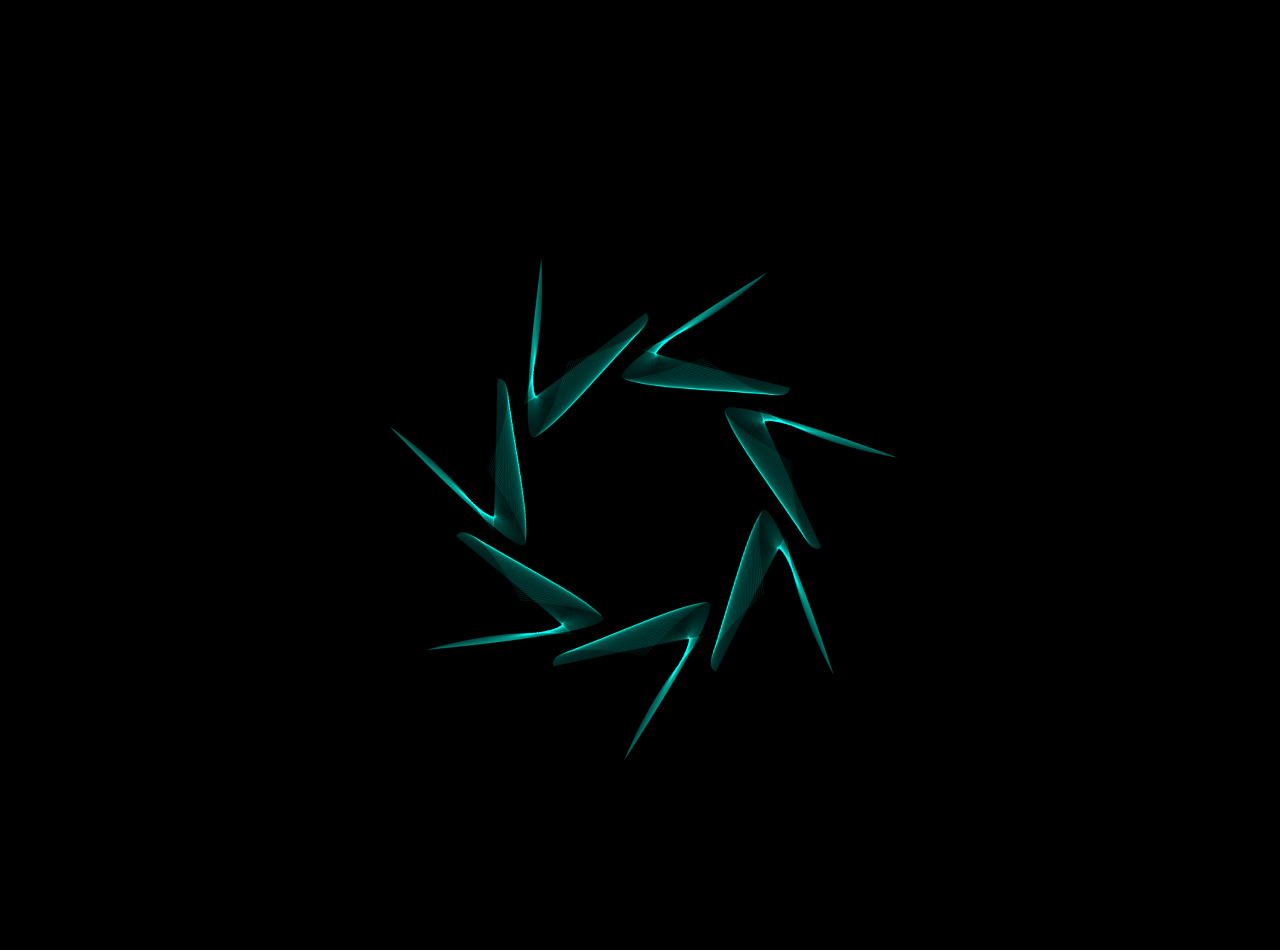
<file: flower-animations.html>
<!DOCTYPE html>
<html lang="en">

  <head>
    <meta charset="UTF-8">
    <title>Flower Animation</title>
    <link rel="stylesheet" href="./style4.css">

  </head>
    
  <body>
  <canvas id="c"></canvas>
<!--resume animation on click-->
    <script src='https://codepen.io/enxaneta/pen/VLqXYo.js'></script><script  src="./script4.js"></script>

  </body>
  
</html>
</file>
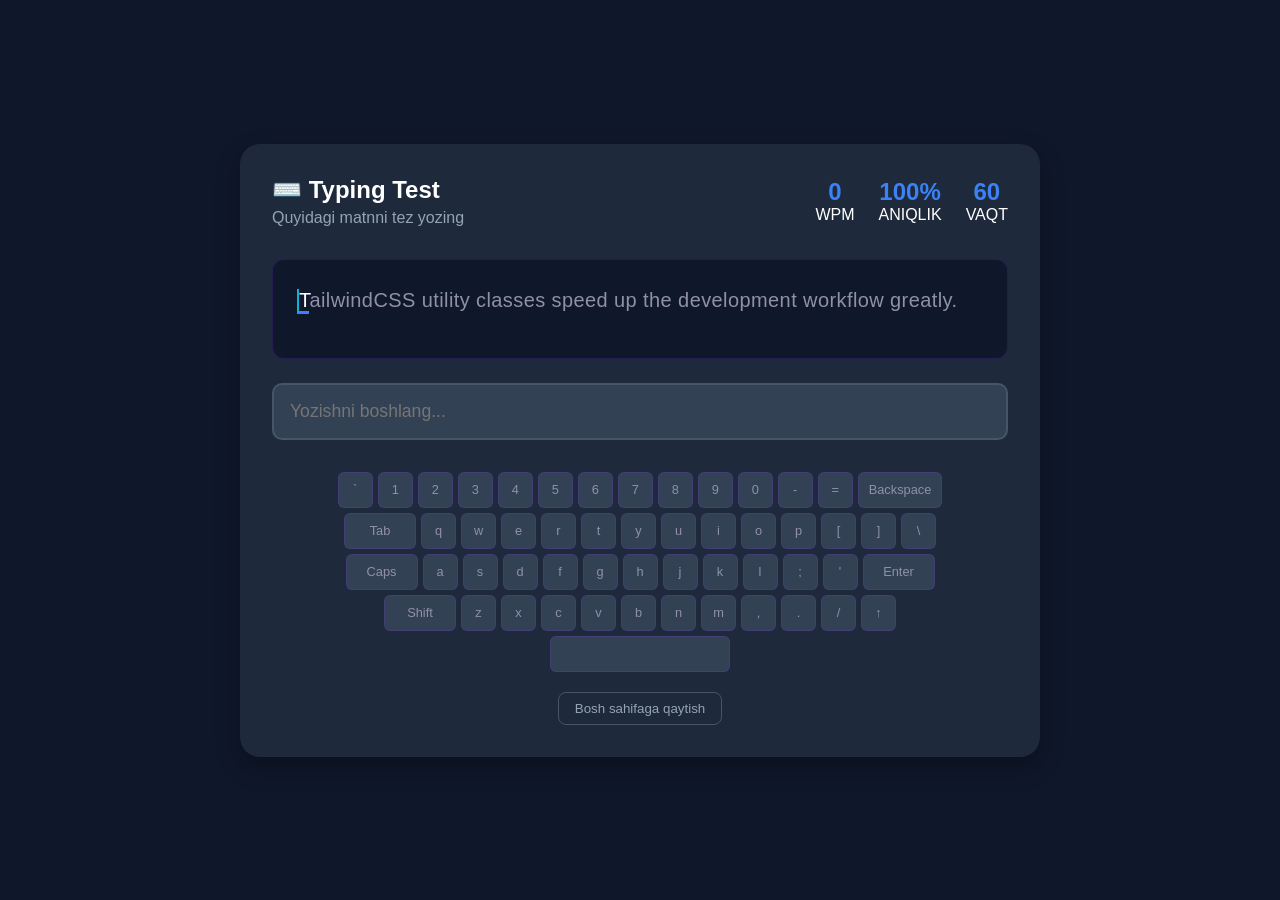
<file: typing.html>
<!DOCTYPE html>
<html lang="uz">
<head>
    <meta charset="UTF-8">
    <title>Typing Test Game</title>
    <link rel="stylesheet" href="style.css">
    <style>
        body { background: #0f172a; color: white; display: flex; align-items: center; justify-content: center; min-height: 100vh; margin: 0; font-family: 'DM Sans', sans-serif; }
        .container { max-width: 800px; width: 90%; background: #1e293b; padding: 2rem; border-radius: 20px; box-shadow: 0 10px 25px rgba(0,0,0,0.3); }
        .game-header { display: flex; justify-content: space-between; align-items: center; margin-bottom: 2rem; }
        .game-stats { display: flex; gap: 1.5rem; }
        .game-stat { text-align: center; }
        .game-stat-val { font-size: 1.5rem; font-weight: bold; color: #3b82f6; }
        .game-text-area { background: #0f172a; padding: 1.5rem; border-radius: 12px; font-size: 1.25rem; line-height: 1.6; margin-bottom: 1.5rem; min-height: 100px; position: relative; }
        .game-input { width: 100%; padding: 1rem; background: #334155; border: 2px solid #475569; border-radius: 10px; color: white; font-size: 1.1rem; outline: none; }
        .game-input:focus { border-color: #3b82f6; }
        .correct { color: #22c55e; }
        .wrong { color: #ef4444; text-decoration: underline; }
        .current { border-bottom: 3px solid #3b82f6; }
        .pending { color: #64748b; }
        .keyboard { margin-top: 2rem; display: flex; flex-direction: column; gap: 5px; }
        .kb-row { display: flex; justify-content: center; gap: 5px; }
        .kb-key { background: #334155; padding: 10px; min-width: 35px; border-radius: 6px; text-align: center; font-size: 0.8rem; transition: 0.1s; }
        .kb-key.active { background: #3b82f6; transform: translateY(2px); }
        .wider { min-width: 60px; }
        .widest { flex-grow: 1; max-width: 300px; }
    </style>
</head>
<body>
    <div class="container">
        <div class="game-header">
            <div>
                <h2 style="margin:0">⌨️ Typing Test</h2>
                <p style="color:#94a3b8; margin:5px 0 0">Quyidagi matnni tez yozing</p>
            </div>
            <div class="game-stats">
                <div class="game-stat"><div class="game-stat-val" id="wpmVal">0</div><div>WPM</div></div>
                <div class="game-stat"><div class="game-stat-val" id="accVal">100%</div><div>ANIQLIK</div></div>
                <div class="game-stat"><div class="game-stat-val" id="timeVal">60</div><div>VAQT</div></div>
            </div>
        </div>
        <div class="game-text-area" id="gameText"></div>
        <input class="game-input" id="gameInput" placeholder="Yozishni boshlang..." autocomplete="off">
        <div class="keyboard" id="keyboard"></div>
        <div style="margin-top: 20px; text-align: center;">
            <button onclick="location.href='index.html'" style="background:transparent; color:#94a3b8; border:1px solid #475569; padding:8px 16px; border-radius:8px; cursor:pointer">Bosh sahifaga qaytish</button>
        </div>
    </div>

    <script>
        const sentences = [
            "Frontend development is the art of creating beautiful user interfaces.",
            "JavaScript is the language of the web and powers modern applications.",
            "CSS makes websites look stunning and responsive on all devices.",
            "TailwindCSS utility classes speed up the development workflow greatly.",
            "Clean code is the foundation of every successful software project.",
            "Practice every day to improve your typing speed and accuracy."
        ];

        let gameState = { active: false, timer: null, timeLeft: 60, charIndex: 0, errors: 0, totalTyped: 0, startTime: null };
        let currentSentence = '';

        const rows = [
            ['`', '1', '2', '3', '4', '5', '6', '7', '8', '9', '0', '-', '=', 'Backspace'],
            ['Tab', 'q', 'w', 'e', 'r', 't', 'y', 'u', 'i', 'o', 'p', '[', ']', '\\'],
            ['Caps', 'a', 's', 'd', 'f', 'g', 'h', 'j', 'k', 'l', ';', "'", 'Enter'],
            ['Shift', 'z', 'x', 'c', 'v', 'b', 'n', 'm', ',', '.', '/', '↑'],
            ['Space']
        ];

        function initKeyboard() {
            const kbEl = document.getElementById('keyboard');
            rows.forEach(row => {
                const div = document.createElement('div'); div.className = 'kb-row';
                row.forEach(key => {
                    const span = document.createElement('span');
                    span.className = 'kb-key' + (['Backspace', 'Tab', 'Caps', 'Enter', 'Shift', 'Space'].includes(key) ? ' wider' : '');
                    if(key === 'Space') span.className += ' widest';
                    span.textContent = key === 'Space' ? ' ' : key;
                    span.dataset.key = key.toLowerCase();
                    div.appendChild(span);
                });
                kbEl.appendChild(div);
            });
        }

        function renderText() {
            const el = document.getElementById('gameText');
            el.innerHTML = '';
            currentSentence.split('').forEach((char, i) => {
                const s = document.createElement('span');
                s.textContent = char;
                if (i < gameState.charIndex) s.className = 'correct';
                else if (i === gameState.charIndex) s.className = 'current';
                else s.className = 'pending';
                el.appendChild(s);
            });
        }

        function initGame() {
            currentSentence = sentences[Math.floor(Math.random() * sentences.length)];
            gameState = { active: false, timer: null, timeLeft: 60, charIndex: 0, errors: 0, totalTyped: 0, startTime: null };
            document.getElementById('gameInput').value = '';
            document.getElementById('wpmVal').textContent = '0';
            document.getElementById('accVal').textContent = '100%';
            document.getElementById('timeVal').textContent = '60';
            renderText();
        }

        function startTimer() {
            gameState.startTime = Date.now();
            gameState.active = true;
            gameState.timer = setInterval(() => {
                gameState.timeLeft--;
                document.getElementById('timeVal').textContent = gameState.timeLeft;
                const elapsed = (Date.now() - gameState.startTime) / 60000;
                const wpm = Math.round((gameState.totalTyped / 5) / elapsed) || 0;
                document.getElementById('wpmVal').textContent = wpm;
                if (gameState.timeLeft <= 0) endGame();
            }, 1000);
        }

        function endGame() {
            clearInterval(gameState.timer);
            gameState.active = false;
            document.getElementById('gameInput').disabled = true;
            alert(`O'yin tugadi! \nWPM: ${document.getElementById('wpmVal').textContent}\nAniqlik: ${document.getElementById('accVal').textContent}`);
            location.reload();
        }

        document.getElementById('gameInput').addEventListener('input', function(e) {
            if (!gameState.active && gameState.timeLeft > 0) startTimer();
            
            const val = this.value;
            const expected = currentSentence[gameState.charIndex];
            const inputChar = val[val.length - 1];

            if (inputChar === expected) {
                gameState.charIndex++;
                gameState.totalTyped++;
            } else {
                gameState.errors++;
                gameState.totalTyped++;
            }

            const acc = Math.round(((gameState.totalTyped - gameState.errors) / gameState.totalTyped) * 100);
            document.getElementById('accVal').textContent = acc + '%';

            if (gameState.charIndex >= currentSentence.length) {
                currentSentence = sentences[Math.floor(Math.random() * sentences.length)];
                gameState.charIndex = 0;
                this.value = '';
            }
            renderText();
        });

        // Visual Keyboard feedback
        document.addEventListener('keydown', e => {
            const key = e.key.toLowerCase();
            document.querySelectorAll('.kb-key').forEach(el => {
                if (el.dataset.key === key || (e.code === 'Space' && el.dataset.key === 'space')) {
                    el.classList.add('active');
                }
            });
        });

        document.addEventListener('keyup', e => {
            const key = e.key.toLowerCase();
            document.querySelectorAll('.kb-key').forEach(el => {
                if (el.dataset.key === key || (e.code === 'Space' && el.dataset.key === 'space')) {
                    el.classList.remove('active');
                }
            });
        });

        initKeyboard();
        initGame();
    </script>
</body>
</html>
</file>
<file: style4.css>
* {
  margin: 0;
  padding: 0;
  overflow: hidden;
  background-color: black;
}

body{
  padding-top: 50px;
  display: flex;
  justify-content: center;
  align-items: center;
  height: vh;
}
</file>
<file: style.css>
* {
    margin: 0;
    padding: 0;
    box-sizing: border-box
}

:root {
    --primary: #7C3AED;
    --secondary: #06B6D4;
    --accent: #F59E0B;
    --bg: #0A0A0F;
    --bg2: #111118;
    --bg3: #1A1A24;
    --text: #F8F8FF;
    --muted: #9090A8;
    --border: rgba(124, 58, 237, 0.2);
    --grad: linear-gradient(135deg, #7C3AED, #06B6D4);
    --grad2: linear-gradient(135deg, #F59E0B, #EF4444);
}

/* THEMES */
[data-theme="light"] {
    --bg: #F8F9FA;
    --bg2: #FFFFFF;
    --bg3: #F1F3F5;
    --text: #212529;
    --muted: #495057;
    --border: rgba(124, 58, 237, 0.1);
    --primary: #6D28D9;
    --secondary: #0891B2;
    --grad: linear-gradient(135deg, #6D28D9, #0891B2);
}

[data-theme="neon"] {
    --bg: #03001C;
    --bg2: #0B0742;
    --bg3: #120078;
    --text: #00F5FF;
    --primary: #FF00E4;
    --secondary: #00F5FF;
    --muted: #9D00FF;
    --border: rgba(255, 0, 228, 0.3);
    --grad: linear-gradient(135deg, #FF00E4, #00F5FF);
}

[data-theme="neon"] body::after {
    content: '';
    position: fixed;
    inset: 0;
    background: radial-gradient(circle at 50% 50%, rgba(255, 0, 228, 0.05), transparent);
    pointer-events: none;
    z-index: 999;
}

/* Lenis Smooth Scroll support */
html.lenis {
  height: auto;
}

.lenis.lenis-smooth {
  scroll-behavior: auto !important;
}

.lenis.lenis-smooth [data-lenis-prevent] {
  overscroll-behavior: contain;
}

.lenis.lenis-stopped {
  overflow: hidden;
}

/* --- */

body {
    font-family: 'DM Sans', sans-serif;
    background: var(--bg);
    color: var(--text);
    overflow-x: hidden
}

/* Scrollbar */
::-webkit-scrollbar {
    width: 4px
}

::-webkit-scrollbar-track {
    background: var(--bg)
}

::-webkit-scrollbar-thumb {
    background: var(--primary);
    border-radius: 2px
}

/* NAVBAR */
nav {
    position: fixed;
    top: 0;
    left: 0;
    right: 0;
    z-index: 1000;
    padding: 1rem 2rem;
    display: flex;
    flex-direction: row;
    justify-content: space-between;
    align-items: center;
    background: rgba(10, 10, 15, 0.85);
    backdrop-filter: blur(20px);
    border-bottom: 1px solid var(--border)
}

.logo {
    font-family: 'Syne', sans-serif;
    font-size: 1.4rem;
    font-weight: 800;
    background: var(--grad);
    -webkit-background-clip: text;
    -webkit-text-fill-color: transparent
}

.nav-links {
    display: flex;
    gap: 2rem;
    list-style: none;
}

.nav-links a {
    color: var(--muted);
    text-decoration: none;
    font-size: 0.9rem;
    font-weight: 500;
    letter-spacing: 0.05em;
    transition: color 0.3s
}

.nav-links a:hover {
    color: var(--text)
}

.nav-toggle {
    display: none;
    flex-direction: column;
    gap: 5px;
    cursor: pointer;
    border: none;
    background: none;
    padding: 4px
}

.nav-toggle span {
    width: 24px;
    height: 2px;
    background: var(--text);
    border-radius: 2px;
    transition: all 0.3s
}

/* HERO */
#home {
    min-height: 100vh;
    display: flex;
    align-items: center;
    justify-content: center;
    text-align: center;
    padding: 6rem 2rem 2rem;
    position: relative;
    overflow: hidden
}

.hero-bg {
    position: absolute;
    inset: 0;
    pointer-events: none
}

.orb {
    position: absolute;
    border-radius: 50%;
    filter: blur(80px);
    opacity: 0.25;
    animation: float 8s ease-in-out infinite
}

.orb1 {
    width: 500px;
    height: 500px;
    background: #7C3AED;
    top: -100px;
    left: -100px
}

.orb2 {
    width: 400px;
    height: 400px;
    background: #06B6D4;
    bottom: -100px;
    right: -100px;
    animation-delay: -4s
}

.orb3 {
    width: 300px;
    height: 300px;
    background: #F59E0B;
    top: 50%;
    left: 50%;
    transform: translate(-50%, -50%);
    animation-delay: -2s
}

@keyframes float {

    0%,
    100% {
        transform: translateY(0) scale(1)
    }

    50% {
        transform: translateY(-30px) scale(1.05)
    }
}

.hero-content {
    position: relative;
    z-index: 1;
    max-width: 800px
}

.hero-badge {
    display: inline-flex;
    align-items: center;
    gap: 8px;
    background: rgba(124, 58, 237, 0.15);
    border: 1px solid rgba(124, 58, 237, 0.3);
    padding: 6px 16px;
    border-radius: 100px;
    font-size: 0.8rem;
    color: var(--secondary);
    margin-bottom: 1.5rem;
    letter-spacing: 0.1em
}

.dot {
    width: 6px;
    height: 6px;
    background: #22C55E;
    border-radius: 50%;
    animation: pulse 2s infinite
}

@keyframes pulse {

    0%,
    100% {
        opacity: 1
    }

    50% {
        opacity: 0.4
    }
}

h1.hero-name {
    font-family: 'Syne', sans-serif;
    font-size: clamp(2.5rem, 7vw, 5rem);
    font-weight: 800;
    line-height: 1.05;
    margin-bottom: 0.5rem
}

h1.hero-name span {
    background: var(--grad);
    -webkit-background-clip: text;
    -webkit-text-fill-color: transparent
}

.hero-title {
    font-size: clamp(1rem, 3vw, 1.3rem);
    color: var(--muted);
    margin-bottom: 1.5rem;
    font-weight: 300
}

.hero-desc {
    font-size: 1rem;
    color: var(--muted);
    max-width: 500px;
    margin: 0 auto 2.5rem;
    line-height: 1.8
}

.hero-btns {
    display: flex;
    gap: 1rem;
    justify-content: center;
    flex-wrap: wrap
}

.btn {
    padding: 0.75rem 2rem;
    border-radius: 12px;
    font-size: 0.95rem;
    font-weight: 500;
    cursor: pointer;
    text-decoration: none;
    transition: all 0.3s;
    border: none;
    display: inline-block
}

.btn-primary {
    background: var(--grad);
    color: #fff
}

.btn-primary:hover {
    opacity: 0.9;
    transform: translateY(-2px)
}

.btn-outline {
    background: transparent;
    color: var(--text);
    border: 1px solid var(--border)
}

.btn-outline:hover {
    border-color: var(--primary);
    background: rgba(124, 58, 237, 0.1);
    transform: translateY(-2px)
}

.scroll-hint {
    position: absolute;
    bottom: 2rem;
    left: 50%;
    transform: translateX(-50%);
    display: flex;
    flex-direction: column;
    align-items: center;
    gap: 8px;
    color: var(--muted);
    font-size: 0.75rem;
    animation: bounce 2s infinite
}

.scroll-line {
    width: 1px;
    height: 50px;
    background: linear-gradient(to bottom, transparent, var(--primary));
    animation: grow 2s ease-in-out infinite
}

@keyframes bounce {

    0%,
    100% {
        transform: translateX(-50%) translateY(0)
    }

    50% {
        transform: translateX(-50%) translateY(8px)
    }
}

@keyframes grow {
    0% {
        height: 0;
        opacity: 0
    }

    50% {
        height: 50px;
        opacity: 1
    }

    100% {
        height: 50px;
        opacity: 0
    }
}

/* SECTIONS */
section {
    padding: 6rem 2rem
}

.container {
    max-width: 1100px;
    margin: 0 auto
}

.section-label {
    font-size: 0.75rem;
    letter-spacing: 0.2em;
    color: var(--secondary);
    text-transform: uppercase;
    margin-bottom: 0.75rem;
    display: flex;
    align-items: center;
    gap: 10px
}

.section-label::before {
    content: '';
    width: 30px;
    height: 1px;
    background: var(--secondary);
    display: inline-block
}

h2.section-title {
    font-family: 'Syne', sans-serif;
    font-size: clamp(1.8rem, 4vw, 3rem);
    font-weight: 700;
    margin-bottom: 1rem
}

h2.section-title span {
    background: var(--grad);
    -webkit-background-clip: text;
    -webkit-text-fill-color: transparent
}

.divider {
    width: 60px;
    height: 3px;
    background: var(--grad);
    border-radius: 2px;
    margin-bottom: 3rem
}

/* ABOUT */
#about {
    background: var(--bg2)
}

.about-grid {
    display: grid;
    grid-template-columns: 1fr 1fr;
    gap: 4rem;
    align-items: center
}

.about-visual {
    position: relative
}

.about-img-wrap {
    width: 100%;
    aspect-ratio: 1;
    border-radius: 24px;
    background: var(--bg3);
    border: 1px solid var(--border);
    display: flex;
    align-items: center;
    justify-content: center;
    position: relative;
    overflow: hidden
}

.about-img-placeholder {
    font-size: 5rem;
    opacity: 0.3
}

.about-img-frame {
    width: 100%;
    aspect-ratio: 1;
    border-radius: 24px;
    background: var(--grad);
    padding: 2px;
    position: relative;
    overflow: hidden;
}

.about-img-inner {
    width: 100%;
    height: 100%;
    background: var(--bg3);
    border-radius: 22px;
    overflow: hidden;
}

.about-img-inner img {
    width: 100%;
    height: 100%;
    object-fit: cover;
    display: block;
}

.about-img-inner .placeholder-icon {
    font-size: 4rem;
    color: var(--muted)
}

.about-stats {
    display: grid;
    grid-template-columns: 1fr 1fr;
    gap: 1rem;
    margin-top: 1.5rem
}

.stat-box {
    background: var(--bg3);
    border: 1px solid var(--border);
    border-radius: 16px;
    padding: 1.25rem;
    text-align: center
}

.stat-num {
    font-family: 'Syne', sans-serif;
    font-size: 2rem;
    font-weight: 700;
    background: var(--grad);
    -webkit-background-clip: text;
    -webkit-text-fill-color: transparent
}

.stat-label {
    font-size: 0.8rem;
    color: var(--muted);
    margin-top: 4px
}

.about-text h3 {
    font-family: 'Syne', sans-serif;
    font-size: 1.6rem;
    font-weight: 700;
    margin-bottom: 1rem
}

.about-text p {
    color: var(--muted);
    line-height: 1.9;
    margin-bottom: 1rem;
    font-size: 0.95rem
}

.about-info {
    display: grid;
    grid-template-columns: 1fr 1fr;
    gap: 0.75rem;
    margin-top: 1.5rem
}

.info-item {
    display: flex;
    flex-direction: column;
    gap: 4px
}

.info-key {
    font-size: 0.75rem;
    color: var(--muted);
    text-transform: uppercase;
    letter-spacing: 0.1em
}

.info-val {
    font-size: 0.95rem;
    color: var(--text);
    font-weight: 500
}

/* CERTIFICATES */
.certs-grid {
    display: grid;
    grid-template-columns: repeat(auto-fit, minmax(280px, 1fr));
    gap: 1.5rem
}

.cert-card {
    background: var(--bg2);
    border: 1px solid var(--border);
    border-radius: 20px;
    overflow: hidden;
    position: relative;
    group: true;
    transition: transform 0.3s, border-color 0.3s
}

.cert-card:hover {
    transform: translateY(-6px);
    border-color: rgba(124, 58, 237, 0.5)
}

.cert-img {
    position: relative;
    width: 100%;
    height: 200px;
    overflow: hidden;
    background: var(--bg3)
}

.cert-img img {
    width: 100%;
    height: 100%;
    object-fit: cover;
    transition: transform 0.4s
}

.cert-card:hover .cert-img img {
    transform: scale(1.05)
}

.cert-img-placeholder {
    width: 100%;
    height: 200px;
    background: var(--bg3);
    display: flex;
    align-items: center;
    justify-content: center;
    font-size: 3rem;
    color: var(--muted)
}

.cert-overlay {
    position: absolute;
    inset: 0;
    background: rgba(10, 10, 15, 0.85);
    display: flex;
    align-items: center;
    justify-content: center;
    gap: 1rem;
    opacity: 0;
    transition: opacity 0.3s
}

.cert-card:hover .cert-overlay {
    opacity: 1
}

.cert-action {
    width: 44px;
    height: 44px;
    border-radius: 50%;
    border: none;
    cursor: pointer;
    display: flex;
    align-items: center;
    justify-content: center;
    transition: all 0.2s;
    font-size: 1.2rem;
    text-decoration: none
}

.cert-action.view {
    background: var(--primary);
    color: #fff
}

.cert-action.link {
    background: var(--secondary);
    color: #fff
}

.cert-action:hover {
    transform: scale(1.1)
}

.cert-body {
    padding: 1.25rem
}

.cert-platform {
    font-size: 0.75rem;
    text-transform: uppercase;
    letter-spacing: 0.1em;
    color: var(--secondary);
    margin-bottom: 6px
}

.cert-title {
    font-family: 'Syne', sans-serif;
    font-size: 1rem;
    font-weight: 600;
    margin-bottom: 6px;
    line-height: 1.4
}

.cert-date {
    font-size: 0.8rem;
    color: var(--muted)
}

/* Lightbox */
.lightbox {
    display: none;
    position: fixed;
    inset: 0;
    z-index: 9999;
    background: rgba(0, 0, 0, 0.95);
    align-items: center;
    justify-content: center
}

.lightbox.active {
    display: flex
}

.lightbox img {
    max-width: 90vw;
    max-height: 90vh;
    border-radius: 12px;
    object-fit: contain
}

.lb-close {
    position: absolute;
    top: 1.5rem;
    right: 1.5rem;
    background: none; /* Removed background color */
    border: none;
    color: #fff;
    border-radius: 50%;
    cursor: pointer;
    font-size: 75px;
    display: flex;
    align-items: center;
    justify-content: center;
    transition: background 0.2s
}

.lb-close:hover {
    background: rgba(255, 255, 255, 0.2)
}

/* PROJECTS */
#projects {
    background: var(--bg2)
}

.projects-grid {
    display: grid;
    grid-template-columns: repeat(auto-fit, minmax(300px, 1fr));
    gap: 1.5rem
}

.proj-card {
    background: var(--bg3);
    border: 1px solid var(--border);
    border-radius: 20px;
    overflow: hidden;
    cursor: pointer;
    transition: all 0.35s;
    text-decoration: none;
    display: block;
    color: inherit
}

.proj-card:hover {
    transform: translateY(-8px) scale(1.02);
    border-color: rgba(6, 182, 212, 0.4);
    box-shadow: 0 20px 60px rgba(6, 182, 212, 0.1)
}

.proj-thumb {
    height: 200px;
    background: var(--bg2);
    position: relative;
    overflow: hidden;
    display: flex;
    align-items: center;
    justify-content: center
}

.proj-thumb-gradient {
    position: absolute;
    inset: 0;
    opacity: 0.6
}

.proj-thumb-icon {
    font-size: 3.5rem;
    position: relative;
    z-index: 1
}

.proj-body {
    padding: 1.5rem
}

.proj-tags {
    display: flex;
    flex-wrap: wrap;
    gap: 6px;
    margin-bottom: 0.75rem
}

.proj-tag {
    font-size: 0.7rem;
    padding: 3px 10px;
    border-radius: 100px;
    background: rgba(124, 58, 237, 0.15);
    border: 1px solid rgba(124, 58, 237, 0.3);
    color: var(--secondary)
}

.proj-title {
    font-family: 'Syne', sans-serif;
    font-size: 1.1rem;
    font-weight: 600;
    margin-bottom: 0.5rem
}

.proj-desc {
    font-size: 0.875rem;
    color: var(--muted);
    line-height: 1.7
}

.proj-link-icon {
    margin-top: 1rem;
    font-size: 0.8rem;
    color: var(--secondary);
    display: flex;
    align-items: center;
    gap: 6px
}

/* TYPING GAME */
#typing-game {
    background: var(--bg3);
    border: 1px solid var(--border);
    border-radius: 20px;
    padding: 2rem;
    max-width: 800px;
    margin: 0 auto
}

.game-header {
    display: flex;
    justify-content: space-between;
    align-items: center;
    margin-bottom: 1.5rem;
    flex-wrap: wrap;
    gap: 1rem
}

.game-stats {
    display: flex;
    gap: 1.5rem
}

.game-stat {
    text-align: center
}

.game-stat-val {
    font-family: 'Syne', sans-serif;
    font-size: 1.5rem;
    font-weight: 700;
    color: var(--secondary)
}

.game-stat-label {
    font-size: 0.75rem;
    color: var(--muted)
}

.game-text-area {
    background: var(--bg2);
    border: 1px solid var(--border);
    border-radius: 12px;
    padding: 1.5rem;
    font-size: 1.1rem;
    line-height: 1.9;
    margin-bottom: 1rem;
    min-height: 100px;
    font-family: 'DM Sans', sans-serif;
    letter-spacing: 0.02em
}

.game-text-area span.correct {
    color: #22C55E
}

.game-text-area span.wrong {
    color: #EF4444;
    background: rgba(239, 68, 68, 0.15);
    border-radius: 2px
}

.game-text-area span.current {
    border-left: 2px solid var(--secondary);
    animation: caret 1s step-end infinite
}

.game-text-area span.pending {
    color: var(--muted)
}

@keyframes caret {
    50% {
        border-color: transparent
    }
}

.game-input {
    width: 100%;
    background: var(--bg2);
    border: 1px solid var(--border);
    border-radius: 10px;
    padding: 0.875rem 1rem;
    color: var(--text);
    font-size: 1rem;
    font-family: 'DM Sans', sans-serif;
    outline: none;
    transition: border-color 0.3s
}

.game-input:focus {
    border-color: var(--primary)
}

.keyboard {
    margin-top: 1.5rem;
    display: flex;
    flex-direction: column;
    gap: 6px;
    align-items: center
}

.kb-row {
    display: flex;
    gap: 5px
}

.kb-key {
    min-width: 36px;
    height: 36px;
    background: var(--bg2);
    border: 1px solid var(--border);
    border-radius: 7px;
    display: flex;
    align-items: center;
    justify-content: center;
    font-size: 0.75rem;
    color: var(--muted);
    cursor: default;
    transition: all 0.1s;
    padding: 0 6px;
    user-select: none
}

.kb-key.wide {
    min-width: 56px
}

.kb-key.wider {
    min-width: 72px
}

.kb-key.widest {
    min-width: 180px
}

.kb-key.active {
    background: var(--primary);
    border-color: var(--primary);
    color: #fff;
    transform: translateY(2px)
}

.game-result {
    display: none;
    background: rgba(124, 58, 237, 0.1);
    border: 1px solid rgba(124, 58, 237, 0.3);
    border-radius: 12px;
    padding: 1.5rem;
    text-align: center;
    margin-top: 1rem
}

.game-result.show {
    display: block
}

.result-wpm {
    font-family: 'Syne', sans-serif;
    font-size: 3rem;
    font-weight: 800;
    background: var(--grad);
    -webkit-background-clip: text;
    -webkit-text-fill-color: transparent
}

/* SKILLS */
.skills-grid {
    display: grid;
    grid-template-columns: repeat(auto-fit, minmax(280px, 1fr));
    gap: 1.5rem
}

.skill-card {
    background: var(--bg2);
    border: 1px solid var(--border);
    border-radius: 20px;
    padding: 1.75rem;
    transition: transform 0.25s ease, box-shadow 0.25s ease;
    will-change: transform;
}

.skill-card:hover {
    transform: translateY(-8px) scale(1.02) rotateY(-3deg);
    box-shadow: 0 20px 45px rgba(15, 23, 42, 0.12);
}

.skill-top {
    display: flex;
    justify-content: space-between;
    align-items: center;
    margin-bottom: 1rem
}

.skill-name {
    font-family: 'Syne', sans-serif;
    font-size: 1rem;
    font-weight: 600
}

.skill-pct {
    font-family: 'Syne', sans-serif;
    font-size: 1.25rem;
    font-weight: 700;
    background: var(--grad);
    -webkit-background-clip: text;
    -webkit-text-fill-color: transparent
}

.skill-bar-bg {
    width: 100%;
    height: 6px;
    background: var(--bg3);
    border-radius: 3px;
    overflow: hidden
}

.skill-bar {
    height: 100%;
    border-radius: 3px;
    background: var(--grad);
    width: 0;
    transition: width 1.2s cubic-bezier(0.25, 0.46, 0.45, 0.94)
}

.skill-icon {
    font-size: 1.5rem;
    margin-bottom: 0.75rem
}

/* CONTACT */
#contact {
    background: var(--bg2)
}

.contact-grid {
    display: grid;
    grid-template-columns: 1fr 1fr;
    gap: 4rem;
    align-items: start
}

.contact-info h3 {
    font-family: 'Syne', sans-serif;
    font-size: 1.6rem;
    font-weight: 700;
    margin-bottom: 1rem
}

.contact-info p {
    color: var(--muted);
    line-height: 1.9;
    margin-bottom: 2rem;
    font-size: 0.95rem
}

.contact-links {
    display: flex;
    flex-direction: column;
    gap: 1rem
}

.contact-link {
    display: flex;
    align-items: center;
    gap: 12px;
    padding: 1rem 1.25rem;
    background: var(--bg3);
    border: 1px solid var(--border);
    border-radius: 14px;
    text-decoration: none;
    color: var(--text);
    transition: all 0.3s
}

.contact-link:hover {
    border-color: rgba(124, 58, 237, 0.4);
    transform: translateX(6px)
}

.cl-icon {
    width: 36px;
    height: 36px;
    border-radius: 10px;
    display: flex;
    align-items: center;
    justify-content: center;
    font-size: 1.1rem;
    flex-shrink: 0
}

.cl-icon.email {
    background: rgba(124, 58, 237, 0.15);
    color: var(--primary)
}

.cl-icon.github {
    background: rgba(9, 9, 11, 0.5);
    color: var(--text)
}

.cl-icon.telegram {
    background: rgba(6, 182, 212, 0.15);
    color: var(--secondary)
}

.cl-icon.linkedin {
    background: rgba(10, 102, 194, 0.15);
    color: #0A66C2
}

.cl-text small {
    font-size: 0.75rem;
    color: var(--muted)
}

.cl-text span {
    display: block;
    font-size: 0.9rem;
    font-weight: 500
}

.contact-form {
    background: var(--bg3);
    border: 1px solid var(--border);
    border-radius: 20px;
    padding: 2rem
}

.form-group {
    margin-bottom: 1.25rem
}

.form-group label {
    display: block;
    font-size: 0.8rem;
    color: var(--muted);
    margin-bottom: 6px;
    text-transform: uppercase;
    letter-spacing: 0.08em
}

.form-group input,
.form-group textarea {
    width: 100%;
    background: var(--bg2);
    border: 1px solid var(--border);
    border-radius: 10px;
    padding: 0.875rem 1rem;
    color: var(--text);
    font-size: 0.95rem;
    font-family: 'DM Sans', sans-serif;
    outline: none;
    transition: border-color 0.3s;
    resize: vertical
}

.form-group input:focus,
.form-group textarea:focus {
    border-color: var(--primary)
}

.form-group textarea {
    min-height: 130px
}

.form-row {
    display: grid;
    grid-template-columns: 1fr 1fr;
    gap: 1rem
}

.btn-send {
    width: 100%;
    padding: 1rem;
    border-radius: 12px;
    border: none;
    background: var(--grad);
    color: #fff;
    font-size: 1rem;
    font-weight: 600;
    cursor: pointer;
    font-family: 'DM Sans', sans-serif;
    transition: all 0.3s;
    letter-spacing: 0.03em
}

.btn-send:hover {
    opacity: 0.9;
    transform: translateY(-2px)
}

.btn-send:active {
    transform: scale(0.98)
}

/* FOOTER */
footer {
    background: var(--bg);
    border-top: 1px solid var(--border);
    padding: 2rem;
    text-align: center
}

.footer-logo {
    font-family: 'Syne', sans-serif;
    font-size: 1.2rem;
    font-weight: 800;
    background: var(--grad);
    -webkit-background-clip: text;
    -webkit-text-fill-color: transparent;
    margin-bottom: 0.5rem
}

footer p {
    font-size: 0.8rem;
    color: var(--muted)
}

.project-image {
    width: 100%;
    height: 100%;
    object-fit: cover;
}

.proj-thumb-content {
    width: 100%;
    height: 100%;
}

.cv-btn {
    margin-top: 1.5rem;
    width: 100%;
    display: flex;
    align-items: center;
    justify-content: center;
    gap: 10px;

    padding: 14px;
    border-radius: 16px;

    text-decoration: none;
    color: white;

    font-weight: 600;
    font-size: 1rem;

    background: var(--grad);

    border: 1px solid rgba(124, 58, 237, .3);

    transition: .3s;
}

.cv-btn:hover {
    transform: translateY(-3px);
    box-shadow: 0 10px 30px rgba(124, 58, 237, .35);
}

/* RESPONSIVE */
@media(max-width:768px) {

    .form-row {
        grid-template-columns: 1fr
    }

    .nav-links {
        display: none;
        flex-direction: column;
        position: fixed;
        inset: 0;
        top: 0;
        background: rgba(10, 10, 15, 0.98);
        backdrop-filter: blur(20px);
        align-items: center;
        justify-content: center;
        gap: 2rem;
        font-size: 1.2rem
    }

    .nav-links.open {
        display: flex
    }

    .nav-toggle {
        display: flex
    }

    .about-stats {
        grid-template-columns: 1fr 1fr
    }
}

.skill-image {
    width: 40px;
    height: 40px;
    object-fit: contain;
    border-radius: 10px;
}

@media(max-width:500px) {

    .certs-grid,
    .projects-grid {
        grid-template-columns: 1fr
    }

    .kb-key {
        min-width: 28px;
        height: 30px;
        font-size: 0.65rem
    }

    .kb-key.widest {
        min-width: 120px
    }
}

/* AUTH MODAL STYLES */
.nav-auth-btns {
    margin-left: 1.5rem;
}

.btn-auth-trigger {
    padding: 0.6rem 1.5rem;
    border-radius: 50px;
    background: var(--grad);
    color: white;
    border: none;
    font-weight: 600;
    cursor: pointer;
    transition: 0.3s;
}

.btn-auth-trigger:hover {
    transform: translateY(-2px);
    box-shadow: 0 5px 15px rgba(124, 58, 237, 0.4);
}

.auth-modal-overlay {
    position: fixed;
    top: 0;
    left: 0;
    width: 100%;
    height: 100%;
    background: rgba(0, 0, 0, 0.85);
    backdrop-filter: blur(8px);
    display: flex;
    align-items: center;
    justify-content: center;
    opacity: 0;
    visibility: hidden;
    transition: 0.3s;
    z-index: 2000;
}

.auth-modal-overlay.active {
    opacity: 1;
    visibility: visible;
}

.auth-modal-box {
    background: var(--bg3);
    width: 90%;
    max-width: 400px;
    padding: 2.5rem;
    border-radius: 20px;
    position: relative;
    border: 1px solid var(--border);
}

.auth-close-btn {
    position: absolute;
    top: 15px;
    right: 20px;
    background: none;
    border: none;
    color: var(--text);
    font-size: 24px;
    cursor: pointer;
}

.auth-tabs {
    display: flex;
    gap: 10px;
    margin-bottom: 2rem;
    border-bottom: 1px solid var(--bg2);
}

.auth-tab {
    background: none;
    border: none;
    color: var(--muted);
    padding: 10px 0;
    font-weight: 600;
    cursor: pointer;
    position: relative;
    flex: 1;
}

.auth-tab.active {
    color: var(--text);
}

.auth-tab.active::after {
    content: '';
    position: absolute;
    bottom: -1px;
    left: 0;
    width: 100%;
    height: 2px;
    background: var(--grad);
}

.auth-form.hidden {
    display: none;
}

.nav-user-profile {
    display: flex;
    margin-top: auto;
    align-items: center;
}

.user-menu-wrapper {
    position: relative;
}

.user-avatar {
    width: 42px;
    height: 42px;
    background: var(--grad);
    border-radius: 50%;
    display: flex;
    align-items: center;
    justify-content: center;
    font-weight: 700;
    color: white;
    font-family: 'Syne', sans-serif;
    font-size: 0.95rem;
    cursor: pointer;
    border: 2px solid var(--border);
    box-shadow: 0 0 15px rgba(124, 58, 237, 0.2);
    transition: 0.3s cubic-bezier(0.4, 0, 0.2, 1);
    overflow: hidden;
}

.user-avatar:hover {
    transform: scale(1.05);
    border-color: var(--primary);
    box-shadow: 0 0 20px rgba(124, 58, 237, 0.4);
}

.user-avatar img {
    width: 100%;
    height: 100%;
    object-fit: cover;
}

/* DROPDOWN MENU */
.user-dropdown {
    position: absolute;
    top: calc(100% + 15px);
    right: 0;
    width: 260px;
    background: var(--bg3);
    border: 1px solid var(--border);
    border-radius: 16px;
    padding: 1.5rem;
    box-shadow: 0 10px 40px rgba(0, 0, 0, 0.5);
    opacity: 0;
    visibility: hidden;
    transform: translateY(-10px);
    transition: all 0.3s cubic-bezier(0.68, -0.55, 0.265, 1.55);
    z-index: 2100;
}

.user-dropdown.active {
    opacity: 1;
    visibility: visible;
    transform: translateY(0);
}

.dropdown-header {
    font-family: 'Syne', sans-serif;
    font-size: 0.75rem;
    text-transform: uppercase;
    letter-spacing: 0.1em;
    color: var(--secondary);
    margin-bottom: 0.8rem;
    font-weight: 700;
    cursor: pointer;
    display: flex;
    justify-content: space-between;
    align-items: center;
    padding: 5px 0;
}

.dropdown-header i {
    transition: transform 0.3s ease;
}

.dropdown-section {
    display: grid;
    grid-template-rows: 1fr;
    transition: grid-template-rows 0.3s ease, opacity 0.3s ease, margin-bottom 0.3s ease;
    opacity: 1;
    margin-bottom: 1.5rem;
    overflow: hidden;
}

.section-inner {
    min-height: 0;
    display: flex;
    flex-direction: column;
    gap: 8px;
}

.hidden-section {
    grid-template-rows: 0fr;
    opacity: 0;
    margin-bottom: 0 !important;
    pointer-events: none;
}

.avatar-upload {
    font-size: 0.85rem;
    padding: 10px;
    background: var(--bg2);
    border: 1px dashed var(--border);
    border-radius: 10px;
    text-align: center;
    cursor: pointer;
    transition: 0.3s;
    color: var(--muted);
}

.avatar-upload:hover {
    border-color: var(--primary);
    color: var(--text);
    background: rgba(124, 58, 237, 0.05);
}

.btn-remove-avatar {
    background: var(--bg2);
    border: 1px solid var(--border);
    color: #EF4444;
    padding: 10px 12px;
    border-radius: 10px;
    font-size: 0.85rem;
    cursor: pointer;
    transition: 0.2s;
}

.btn-remove-avatar:hover {
    background: rgba(239, 68, 68, 0.1);
    border-color: #EF4444;
}

.dropdown-section input {
    background: var(--bg2);
    border: 1px solid var(--border);
    color: var(--text);
    padding: 10px 12px;
    border-radius: 10px;
    font-size: 0.85rem;
    outline: none;
}

.dropdown-section input:focus {
    border-color: var(--primary);
}

.themes {
    display: grid;
    grid-template-columns: 1fr 1fr;
    gap: 6px;
}

.theme-btn {
    padding: 8px;
    font-size: 0.75rem;
    border-radius: 8px;
    border: 1px solid var(--border);
    background: var(--bg2);
    color: var(--text);
    cursor: pointer;
    transition: 0.2s;
}

.theme-btn:hover {
    background: var(--bg3);
    border-color: var(--primary);
}

.theme-btn.neon {
    background: #120078;
    color: #00F5FF;
    border-color: #FF00E4;
}

.dropdown-hr {
    border: none;
    border-top: 1px solid var(--border);
    margin: 1rem 0;
    opacity: 0.3;
}

.btn-logout-red {
    background: none;
    border: none;
    color: #ff4d4d;
    font-weight: 600;
    cursor: pointer;
    font-size: 0.95rem;
    width: 100%;
    text-align: left;
    transition: 0.3s;
    display: flex;
    align-items: center;
    gap: 8px;
}

.btn-logout-red:hover {
    color: #ff1a1a;
    transform: translateX(5px);
}

.hidden {
    display: none !important;
}

/* Loading Spinner */
.spinner {
    width: 20px;
    height: 20px;
    border: 2px solid rgba(255, 255, 255, 0.3);
    border-radius: 50%;
    border-top-color: #fff;
    animation: spin 0.8s linear infinite;
    display: inline-block;
    vertical-align: middle;
}

@keyframes spin {
    to {
        transform: rotate(360deg);
    }
}

/* SKILL MODAL */
.skill-modal-overlay {
    position: fixed;
    top: 0;
    left: 0;
    width: 100%;
    height: 100%;
    background: rgba(0, 0, 0, 0.9);
    backdrop-filter: blur(8px);
    display: flex;
    align-items: center;
    justify-content: center;
    z-index: 11000;
    opacity: 0;
    visibility: hidden;
    transition: all 0.3s cubic-bezier(0.4, 0, 0.2, 1);
}

.skill-modal-overlay.active {
    opacity: 1;
    visibility: visible;
}

.skill-modal-box {
    background: var(--bg3);
    width: 90%;
    max-width: 500px;
    padding: 3rem 2.5rem;
    border-radius: 24px;
    border: 1px solid var(--border);
    position: relative;
    text-align: center;
    transform: translateY(30px);
    transition: all 0.4s cubic-bezier(0.34, 1.56, 0.64, 1);
}

.skill-modal-overlay.active .skill-modal-box {
    transform: translateY(0);
}

.sm-close {
    position: absolute;
    top: 15px;
    right: 20px;
    background: none;
    border: none;
    color: var(--muted);
    font-size: 2rem;
    cursor: pointer;
}

.sm-title { font-family: 'Syne', sans-serif; font-size: 2rem; margin-bottom: 1rem; color: var(--text); }
.sm-desc { color: var(--muted); line-height: 1.8; font-size: 1rem; }
.sm-pct { 
    margin-top: 10px; 
    font-family: 'Syne', sans-serif; 
    font-weight: 800; 
    font-size: 1.5rem; 
    color: var(--secondary);
}
</file>
